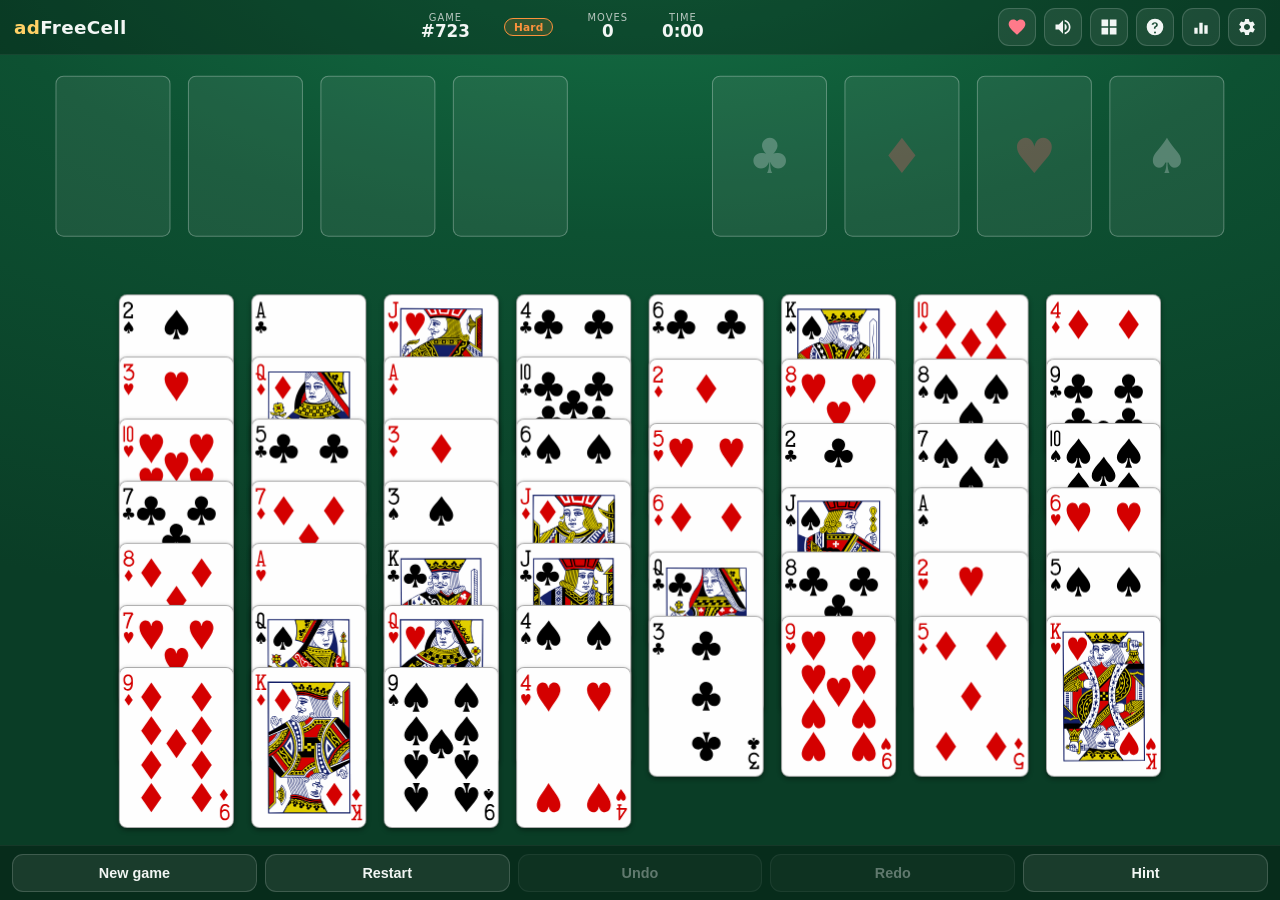
<file: index.html>
<!DOCTYPE html>
<html lang="de">
<head>
  <meta charset="UTF-8" />
  <meta name="viewport" content="width=device-width, initial-scale=1.0, maximum-scale=1.0, user-scalable=no, viewport-fit=cover" />
  <meta name="theme-color" content="#0f5132" />
  <!-- Launch full-screen (no Safari address bar) when added to the Home Screen -->
  <meta name="mobile-web-app-capable" content="yes" />
  <meta name="apple-mobile-web-app-capable" content="yes" />
  <meta name="apple-mobile-web-app-status-bar-style" content="black-translucent" />
  <meta name="apple-mobile-web-app-title" content="adFreeCell" />
  <meta name="description" content="adFreeCell – klassisches FreeCell-Solitär ohne Werbung, ohne Tracker. Offline spielbar und als App installierbar." />
  <title>adFreeCell</title>
  <link rel="manifest" href="manifest.webmanifest" />
  <link rel="icon" href="icons/icon.svg" type="image/svg+xml" />
  <link rel="apple-touch-icon" href="icons/icon-192.png" />
  <link rel="stylesheet" href="css/style.css" />
</head>
<body>
  <div id="app" data-theme="felt">
    <!-- apply the saved theme/motion synchronously, before first paint, so the
         default green never flashes before the chosen theme takes over -->
    <script>
      (function () {
        try {
          var s = JSON.parse(localStorage.getItem('adfreecell.save.v1') || '{}');
          var app = document.getElementById('app');
          if (s.theme) app.dataset.theme = s.theme;
          if (s.motion) app.dataset.motion = s.motion;
        } catch (e) { /* first run / no storage */ }
      })();
    </script>

    <!-- Screen-reader announcements (moves, hints, game state) -->
    <div id="sr-live" class="sr-only" aria-live="polite" aria-atomic="true"></div>

    <!-- Top bar -->
    <header id="topbar">
      <h1 id="brand"><span class="brand-ad">ad</span>FreeCell</h1>

      <div id="hud">
        <div class="hud-item">
          <span class="hud-label" data-i18n="gameLabel">Spiel</span>
          <span id="hud-game" class="hud-value">#1</span>
        </div>
        <span id="hud-diff" class="diff-badge hidden"></span>
        <div class="hud-item">
          <span class="hud-label" data-i18n="movesLabel">Züge</span>
          <span id="hud-moves" class="hud-value">0</span>
        </div>
        <div class="hud-item" id="hud-time-wrap">
          <span class="hud-label" data-i18n="timeLabel">Zeit</span>
          <span id="hud-time" class="hud-value">0:00</span>
        </div>
        <span id="hud-deadend" class="deadend-tag hidden" data-i18n="deadEndShort" title="">⚠ Sackgasse</span>
      </div>

      <div class="top-right">
        <button id="btn-donate" class="icon-btn donate-btn" data-i18n-aria="donate" title="Trinkgeld">
          <svg viewBox="0 0 24 24"><path d="M12 21.35l-1.45-1.32C5.4 15.36 2 12.28 2 8.5 2 5.42 4.42 3 7.5 3c1.74 0 3.41.81 4.5 2.09C13.09 3.81 14.76 3 16.5 3 19.58 3 22 5.42 22 8.5c0 3.78-3.4 6.86-8.55 11.54L12 21.35z"/></svg>
        </button>
        <button id="btn-sound" class="icon-btn" data-i18n-aria="sound" title="Sound" aria-pressed="true">
          <svg class="i-on" viewBox="0 0 24 24"><path d="M3 9v6h4l5 5V4L7 9H3zm13.5 3c0-1.77-1.02-3.29-2.5-4.03v8.05c1.48-.73 2.5-2.25 2.5-4.02zM14 3.23v2.06c2.89.86 5 3.54 5 6.71s-2.11 5.85-5 6.71v2.06c4.01-.91 7-4.49 7-8.77s-2.99-7.86-7-8.77z"/></svg>
          <svg class="i-off" viewBox="0 0 24 24"><path d="M16.5 12c0-1.77-1.02-3.29-2.5-4.03v2.21l2.45 2.45c.03-.2.05-.41.05-.63zm2.5 0c0 .94-.2 1.82-.54 2.64l1.51 1.51C20.63 14.91 21 13.5 21 12c0-4.28-2.99-7.86-7-8.77v2.06c2.89.86 5 3.54 5 6.71zM4.27 3L3 4.27 7.73 9H3v6h4l5 5v-6.73l4.25 4.25c-.67.52-1.42.93-2.25 1.18v2.06c1.38-.31 2.63-.95 3.69-1.81L19.73 21 21 19.73l-9-9L4.27 3zM12 4L9.91 6.09 12 8.18V4z"/></svg>
        </button>
        <button id="btn-browse" class="icon-btn" data-i18n-aria="browseTitle" title="Deals">
          <svg viewBox="0 0 24 24"><path d="M3 3h8v8H3V3zm10 0h8v8h-8V3zM3 13h8v8H3v-8zm10 0h8v8h-8v-8z"/></svg>
        </button>
        <button id="btn-help" class="icon-btn" data-i18n-aria="howToTitle" title="?">
          <svg viewBox="0 0 24 24"><path d="M12 2a10 10 0 1 0 0 20 10 10 0 0 0 0-20zm0 15.5a1.2 1.2 0 1 1 0 2.4 1.2 1.2 0 0 1 0-2.4zM12 6.2c1.9 0 3.4 1.3 3.4 3.1 0 1.4-.8 2.1-1.8 2.8-.7.5-1 .8-1 1.5v.4h-1.9v-.6c0-1.3.6-2 1.5-2.6.8-.6 1.2-.9 1.2-1.6 0-.8-.7-1.3-1.5-1.3-.9 0-1.5.6-1.6 1.5H8c.1-1.9 1.7-3.2 4-3.2z"/></svg>
        </button>
        <button id="btn-stats" class="icon-btn" data-i18n-aria="statsTitle" title="Stats">
          <svg viewBox="0 0 24 24"><path d="M4 13h4v7H4zm6-6h4v13h-4zm6 3h4v10h-4z"/></svg>
        </button>
        <button id="btn-settings" class="icon-btn" data-i18n-aria="settings" title="Settings">
          <svg viewBox="0 0 24 24"><path d="M19.14 12.94c.04-.3.06-.61.06-.94 0-.32-.02-.64-.07-.94l2.03-1.58a.49.49 0 0 0 .12-.61l-1.92-3.32a.49.49 0 0 0-.59-.22l-2.39.96c-.5-.38-1.03-.7-1.62-.94l-.36-2.54a.48.48 0 0 0-.48-.41h-3.84c-.24 0-.43.17-.47.41l-.36 2.54c-.59.24-1.13.57-1.62.94l-2.39-.96c-.22-.08-.47 0-.59.22L2.74 8.87c-.12.21-.08.47.12.61l2.03 1.58c-.05.3-.09.63-.09.94s.02.64.07.94l-2.03 1.58a.49.49 0 0 0-.12.61l1.92 3.32c.12.22.37.29.59.22l2.39-.96c.5.38 1.03.7 1.62.94l.36 2.54c.05.24.24.41.48.41h3.84c.24 0 .44-.17.47-.41l.36-2.54c.59-.24 1.13-.56 1.62-.94l2.39.96c.22.08.47 0 .59-.22l1.92-3.32c.12-.22.07-.47-.12-.61l-2.01-1.58zM12 15.6c-1.98 0-3.6-1.62-3.6-3.6s1.62-3.6 3.6-3.6 3.6 1.62 3.6 3.6-1.62 3.6-3.6 3.6z"/></svg>
        </button>
      </div>
    </header>

    <!-- Play area: free cells + foundations on top, tableau below. Cards are
         positioned absolutely on top of these slots by game.js. -->
    <main id="play" role="group" data-i18n-aria="srBoard" aria-label="Board">
      <div id="cards"></div>
    </main>

    <!-- Bottom controls -->
    <footer id="controls">
      <button id="btn-new" class="ctl" data-i18n="newGame">Neues Spiel</button>
      <button id="btn-restart" class="ctl" data-i18n="restart">Neu starten</button>
      <button id="btn-undo" class="ctl" data-i18n="undo">Zurück</button>
      <button id="btn-redo" class="ctl" data-i18n="redo">Vor</button>
      <button id="btn-hint" class="ctl" data-i18n="hint">Tipp</button>
      <button id="btn-autofinish" class="ctl ctl-accent hidden" data-i18n="autoFinish">Auflösen</button>
    </footer>

    <!-- Win overlay -->
    <div id="overlay-win" class="overlay" role="dialog" aria-modal="true" data-i18n-aria="wonTitle" aria-label="wonTitle">
      <div class="card-panel win-card">
        <div class="win-emoji" aria-hidden="true">🏆</div>
        <h2 data-i18n="wonTitle">Gewonnen!</h2>
        <p id="win-msg" class="win-msg"></p>
        <p id="win-progress" class="muted-line"></p>
        <div class="row">
          <button id="btn-win-again" class="btn btn-ghost" data-i18n="playAgain">Nochmal</button>
          <button id="btn-win-next" class="btn btn-primary" data-i18n="nextGame">Nächstes Spiel</button>
        </div>
      </div>
    </div>

    <!-- New-game / choose-number overlay -->
    <div id="overlay-select" class="overlay" role="dialog" aria-modal="true" data-i18n-aria="selectGameTitle" aria-label="selectGameTitle">
      <div class="card-panel">
        <h2 data-i18n="selectGameTitle">Spiel wählen</h2>
        <p id="select-progress" class="muted-line"></p>
        <div class="select-row">
          <input id="select-number" type="number" inputmode="numeric" min="1" max="32000" step="1"
                 data-i18n-ph="gameNumberPh" placeholder="Nummer" />
          <button id="btn-select-random" class="btn btn-ghost" data-i18n="randomGame">Zufällig</button>
        </div>
        <p id="select-status" class="select-status"></p>
        <div id="select-diff" class="diff-choices hidden">
          <span class="diff-label" data-i18n="byDifficulty">Nach Schwierigkeit</span>
          <div class="diff-btns">
            <button class="diff-btn" data-tier="1" data-i18n="diff1">Sehr leicht</button>
            <button class="diff-btn" data-tier="2" data-i18n="diff2">Leicht</button>
            <button class="diff-btn" data-tier="3" data-i18n="diff3">Mittel</button>
            <button class="diff-btn" data-tier="4" data-i18n="diff4">Schwer</button>
            <button class="diff-btn" data-tier="5" data-i18n="diff5">Sehr schwer</button>
            <button class="diff-btn" data-tier="6" data-i18n="diff6">Extrem</button>
          </div>
        </div>
        <button id="btn-select-unsolved" class="btn btn-ghost" data-i18n="nextUnsolved">Nächstes ungelöstes</button>
        <div class="row">
          <button id="btn-select-cancel" class="btn btn-ghost" data-i18n="cancel">Abbrechen</button>
          <button id="btn-select-start" class="btn btn-primary" data-i18n="start">Starten</button>
        </div>
      </div>
    </div>

    <!-- How-to overlay -->
    <div id="overlay-howto" class="overlay" role="dialog" aria-modal="true" data-i18n-aria="howToTitle" aria-label="howToTitle">
      <div class="card-panel">
        <h2 data-i18n="howToTitle">So wird gespielt</h2>
        <ul class="howto-list">
          <li data-i18n="howto1"></li>
          <li data-i18n="howto2"></li>
          <li data-i18n="howto3"></li>
          <li data-i18n="howto4"></li>
          <li data-i18n="howto5"></li>
          <li data-i18n="howto6"></li>
        </ul>
        <button id="btn-howto-close" class="btn btn-primary" data-i18n="gotIt">Los geht’s</button>
      </div>
    </div>

    <!-- Stats overlay -->
    <div id="overlay-stats" class="overlay" role="dialog" aria-modal="true" data-i18n-aria="statsTitle" aria-label="statsTitle">
      <div class="card-panel">
        <h2 data-i18n="statsTitle">Statistik</h2>
        <p id="stats-progress" class="muted-line"></p>
        <div class="stats-grid" id="stats-grid"></div>
        <div id="stats-tiers" class="stats-tiers"></div>
        <div class="row">
          <button id="btn-stats-reset" class="btn btn-ghost danger" data-i18n="resetStats">Statistik zurücksetzen</button>
          <button id="btn-stats-close" class="btn btn-primary" data-i18n="close">Schließen</button>
        </div>
      </div>
    </div>

    <!-- Deal browser overlay -->
    <div id="overlay-browse" class="overlay" role="dialog" aria-modal="true" data-i18n-aria="browseTitle" aria-label="browseTitle">
      <div class="card-panel browse-panel">
        <h2 data-i18n="browseTitle">Deal-Übersicht</h2>
        <p id="browse-progress" class="muted-line"></p>
        <div class="browse-filters" id="browse-filters">
          <button class="filt active" data-filt="all" data-i18n="filterAll">Alle</button>
          <button class="filt" data-filt="1" data-i18n="diff1">Sehr leicht</button>
          <button class="filt" data-filt="2" data-i18n="diff2">Leicht</button>
          <button class="filt" data-filt="3" data-i18n="diff3">Mittel</button>
          <button class="filt" data-filt="4" data-i18n="diff4">Schwer</button>
          <button class="filt" data-filt="5" data-i18n="diff5">Sehr schwer</button>
          <button class="filt" data-filt="6" data-i18n="diff6">Extrem</button>
          <button class="filt" data-filt="9" data-i18n="filterUnsolvable">Unlösbar</button>
        </div>
        <div class="browse-filters" id="browse-solvedfilters">
          <button class="filt small active" data-solved="all" data-i18n="filterAny">Alle</button>
          <button class="filt small" data-solved="open" data-i18n="filterOpen">Offen</button>
          <button class="filt small" data-solved="done" data-i18n="filterDone">Gelöst</button>
        </div>
        <div id="browse-grid" class="browse-grid"></div>
        <div class="browse-pager">
          <button id="browse-prev" class="btn btn-ghost btn-sm">‹</button>
          <span id="browse-page" class="browse-page"></span>
          <button id="browse-next" class="btn btn-ghost btn-sm">›</button>
        </div>
        <button id="btn-browse-close" class="btn btn-primary" data-i18n="close">Schließen</button>
      </div>
    </div>

    <!-- Settings overlay -->
    <div id="overlay-settings" class="overlay" role="dialog" aria-modal="true" data-i18n-aria="settings" aria-label="settings">
      <div class="card-panel">
        <h2 data-i18n="settings">Einstellungen</h2>
        <div class="set-list">
          <div class="set-row">
            <span class="set-label" data-i18n="language">Sprache</span>
            <select id="set-lang" class="select" aria-label="Language"></select>
          </div>
          <div class="set-row">
            <span class="set-label" data-i18n="theme">Design</span>
            <div class="seg seg-wrap" id="set-theme">
              <button data-val="felt" data-i18n="themeFelt">Filz</button>
              <button data-val="midnight" data-i18n="themeMidnight">Mitternacht</button>
              <button data-val="slate" data-i18n="themeSlate">Schiefer</button>
              <button data-val="coffee" data-i18n="themeCoffee">Kaffee</button>
              <button data-val="ocean" data-i18n="themeOcean">Ozean</button>
              <button data-val="rose" data-i18n="themeRose">Rosé</button>
            </div>
          </div>
          <div class="set-row">
            <span class="set-label">
              <span data-i18n="leftyLabel">Linkshänder-Layout</span>
              <small class="set-hint" data-i18n="leftyHint">Freizellen rechts, Ablagen links</small>
            </span>
            <div class="seg" id="set-lefty"><button data-val="1" data-i18n="on">An</button><button data-val="0" data-i18n="off">Aus</button></div>
          </div>
          <div class="set-row">
            <span class="set-label" data-i18n="motionLabel">Animationen</span>
            <div class="seg" id="set-motion">
              <button data-val="auto" data-i18n="motionAuto">Auto</button>
              <button data-val="full" data-i18n="motionFull">Voll</button>
              <button data-val="reduced" data-i18n="motionReduced">Reduziert</button>
            </div>
          </div>
          <div class="set-row">
            <span class="set-label">
              <span data-i18n="deadEndLabel">Sackgassen-Warnung</span>
              <small class="set-hint" data-i18n="deadEndHint">Meldet, wenn kein Gewinn mehr möglich ist</small>
            </span>
            <div class="seg" id="set-deadend"><button data-val="1" data-i18n="on">An</button><button data-val="0" data-i18n="off">Aus</button></div>
          </div>
          <div class="set-row">
            <span class="set-label">
              <span data-i18n="autoCollect">Auto-Aufräumen</span>
              <small class="set-hint" data-i18n="autoCollectHint">Sichere Karten automatisch ablegen</small>
            </span>
            <div class="seg" id="set-autocollect"><button data-val="1" data-i18n="on">An</button><button data-val="0" data-i18n="off">Aus</button></div>
          </div>
          <div class="set-row">
            <span class="set-label">
              <span data-i18n="oneClick">Einklick-Zug</span>
              <small class="set-hint" data-i18n="oneClickHint">Tippen schickt die Karte automatisch ans beste Ziel</small>
            </span>
            <div class="seg" id="set-oneclick"><button data-val="1" data-i18n="on">An</button><button data-val="0" data-i18n="off">Aus</button></div>
          </div>
          <div class="set-row">
            <span class="set-label" data-i18n="sound">Sound</span>
            <div class="seg" id="set-sound"><button data-val="1" data-i18n="on">An</button><button data-val="0" data-i18n="off">Aus</button></div>
          </div>
          <div class="set-row">
            <span class="set-label" data-i18n="showTimer">Zeit anzeigen</span>
            <div class="seg" id="set-timer"><button data-val="1" data-i18n="on">An</button><button data-val="0" data-i18n="off">Aus</button></div>
          </div>
          <div class="set-row set-actions">
            <button id="btn-solution" class="btn btn-ghost" data-i18n="showSolution">Lösung zeigen</button>
            <button id="btn-install" class="btn btn-ghost hidden" data-i18n="installApp">App installieren</button>
            <button id="btn-share" class="btn btn-ghost" data-i18n="shareApp">Weiterempfehlen</button>
          </div>
        </div>
        <p class="license-note" data-i18n="cardsLicense"></p>
        <p class="license-note made-with" data-i18n="madeWith">Erstellt mit Claude AI</p>
        <button id="btn-settings-close" class="btn btn-primary" data-i18n="close">Schließen</button>
      </div>
    </div>

    <!-- Tip / donation overlay -->
    <div id="overlay-tip" class="overlay" role="dialog" aria-modal="true" data-i18n-aria="tipTitle" aria-label="tipTitle">
      <div class="card-panel">
        <div class="win-emoji" aria-hidden="true">☕</div>
        <h2 data-i18n="tipTitle">Gefällt dir adFreeCell?</h2>
        <p class="win-msg" data-i18n="tipText">Wenn dir das Spiel gefällt, freue ich mich über ein kleines Trinkgeld.</p>
        <p class="license-note" data-i18n="tipExternal">Öffnet PayPal in einem neuen Tab.</p>
        <div class="row">
          <button id="btn-tip-later" class="btn btn-ghost" data-i18n="tipLater">Vielleicht später</button>
          <button id="btn-tip-send" class="btn btn-primary" data-i18n="tipSend">Trinkgeld senden</button>
        </div>
        <!-- Play-Store rating ask: only shown in the Android app (game.js unhides it) -->
        <div id="tip-rate" class="tip-rate hidden">
          <p class="license-note" data-i18n="rateHint">adFreeCell ist komplett kostenlos und werbefrei. Eine Bewertung im Play Store hilft anderen, das Spiel zu finden.</p>
          <button id="btn-rate" class="btn btn-ghost" data-i18n="rateBtn">Im Play Store bewerten</button>
        </div>
      </div>
    </div>

    <!-- generic in-game confirm (window.confirm is dead in the Android WebView) -->
    <div id="overlay-confirm" class="overlay" role="dialog" aria-modal="true" data-i18n-aria="restartConfirm" aria-label="restartConfirm">
      <div class="card-panel">
        <h2 id="confirm-msg" data-i18n="restartConfirm">Dieses Spiel neu starten?</h2>
        <div class="row">
          <button id="btn-confirm-cancel" class="btn btn-ghost" data-i18n="cancel">Abbrechen</button>
          <button id="btn-confirm-ok" class="btn btn-primary" data-i18n="restart">Neu starten</button>
        </div>
      </div>
    </div>

    <div id="toast" class="toast"></div>
    <canvas id="fx-canvas" class="fx-canvas"></canvas>

    <!-- Shown on touch devices held in portrait: adFreeCell is a landscape game -->
    <div id="rotate-notice">
      <div class="rotate-inner">
        <svg class="rotate-ico" viewBox="0 0 24 24" aria-hidden="true"><path d="M17 1.5H7A2.5 2.5 0 0 0 4.5 4v16A2.5 2.5 0 0 0 7 22.5h10a2.5 2.5 0 0 0 2.5-2.5V4A2.5 2.5 0 0 0 17 1.5zM12 21a1 1 0 1 1 0-2 1 1 0 0 1 0 2zM17.5 18h-11V4h11z"/></svg>
        <h2 data-i18n="rotateTitle">Bitte Gerät drehen</h2>
        <p data-i18n="rotateText">adFreeCell wird im Querformat gespielt.</p>
      </div>
    </div>
  </div>

  <script src="js/cards-sprite.js"></script>
  <script src="js/deal.js"></script>
  <script src="js/engine.js"></script>
  <script src="js/storage.js"></script>
  <script src="js/i18n.js"></script>
  <script src="js/audio.js"></script>
  <script src="js/difficulty.js"></script>
  <script src="js/game.js"></script>
  <script>
    if ('serviceWorker' in navigator) {
      window.addEventListener('load', function () {
        navigator.serviceWorker.register('sw.js').catch(function () {});
      });
    }
  </script>
</body>
</html>
</file>
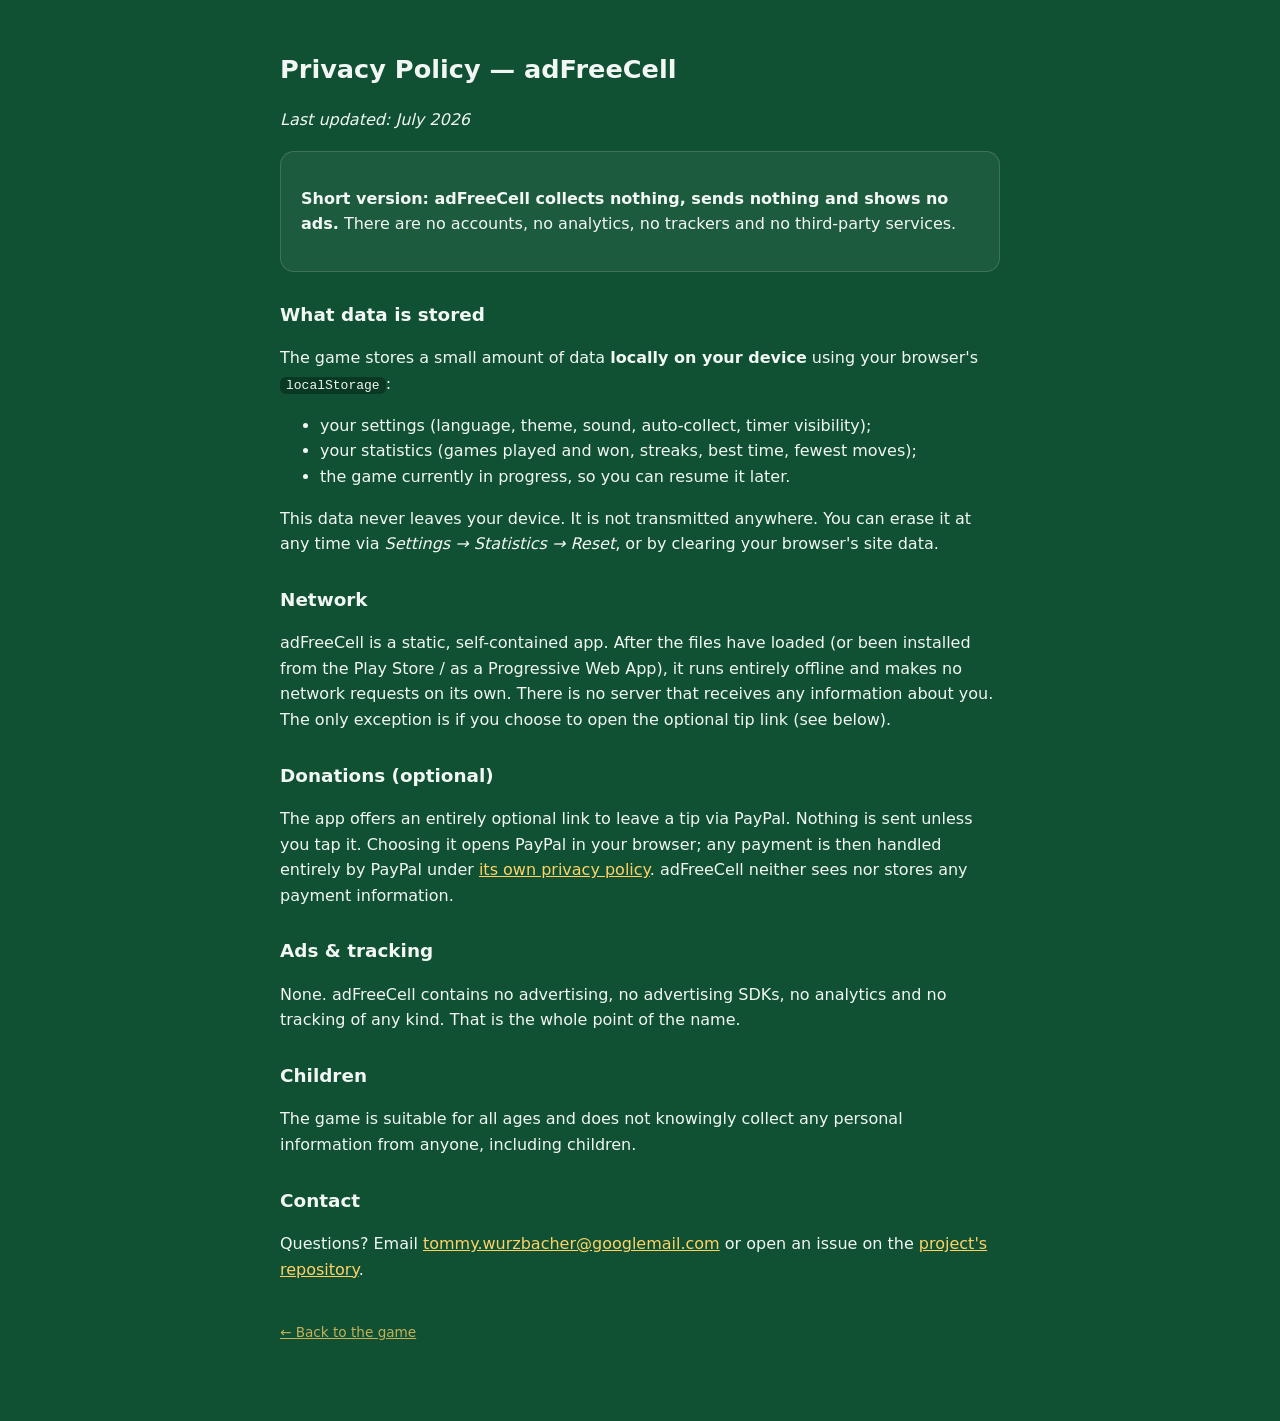
<file: privacy.html>
<!DOCTYPE html>
<html lang="en">
<head>
  <meta charset="UTF-8" />
  <meta name="viewport" content="width=device-width, initial-scale=1.0" />
  <title>adFreeCell — Privacy Policy</title>
  <style>
    :root { color-scheme: light dark; }
    body {
      font-family: "Segoe UI", system-ui, -apple-system, Roboto, Arial, sans-serif;
      line-height: 1.6; max-width: 720px; margin: 0 auto; padding: 32px 20px 64px;
      background: #0f5132; color: #f2f6f4;
    }
    h1 { font-size: 1.6rem; }
    h2 { font-size: 1.15rem; margin-top: 28px; }
    a { color: #ffd166; }
    .card { background: rgba(255,255,255,0.06); border: 1px solid rgba(255,255,255,0.14);
            border-radius: 14px; padding: 18px 20px; margin-top: 18px; }
    code { background: rgba(0,0,0,0.3); padding: 1px 6px; border-radius: 6px; }
    footer { margin-top: 40px; font-size: 0.85rem; opacity: 0.75; }
  </style>
</head>
<body>
  <h1>Privacy Policy — adFreeCell</h1>
  <p><em>Last updated: July 2026</em></p>

  <div class="card">
    <p><strong>Short version: adFreeCell collects nothing, sends nothing and
    shows no ads.</strong> There are no accounts, no analytics, no trackers and
    no third-party services.</p>
  </div>

  <h2>What data is stored</h2>
  <p>The game stores a small amount of data <strong>locally on your device</strong>
  using your browser's <code>localStorage</code>:</p>
  <ul>
    <li>your settings (language, theme, sound, auto-collect, timer visibility);</li>
    <li>your statistics (games played and won, streaks, best time, fewest moves);</li>
    <li>the game currently in progress, so you can resume it later.</li>
  </ul>
  <p>This data never leaves your device. It is not transmitted anywhere. You can
  erase it at any time via <em>Settings → Statistics → Reset</em>, or by clearing
  your browser's site data.</p>

  <h2>Network</h2>
  <p>adFreeCell is a static, self-contained app. After the files have loaded
  (or been installed from the Play Store / as a Progressive Web App), it runs
  entirely offline and makes no network requests on its own. There is no server
  that receives any information about you. The only exception is if you choose to
  open the optional tip link (see below).</p>

  <h2>Donations (optional)</h2>
  <p>The app offers an entirely optional link to leave a tip via PayPal. Nothing
  is sent unless you tap it. Choosing it opens PayPal in your browser; any
  payment is then handled entirely by PayPal under
  <a href="https://www.paypal.com/privacy">its own privacy policy</a>. adFreeCell
  neither sees nor stores any payment information.</p>

  <h2>Ads &amp; tracking</h2>
  <p>None. adFreeCell contains no advertising, no advertising SDKs, no analytics
  and no tracking of any kind. That is the whole point of the name.</p>

  <h2>Children</h2>
  <p>The game is suitable for all ages and does not knowingly collect any
  personal information from anyone, including children.</p>

  <h2>Contact</h2>
  <p>Questions? Email <a href="mailto:tommy.wurzbacher@googlemail.com">tommy.wurzbacher@googlemail.com</a>
  or open an issue on the
  <a href="https://github.com/laserrapt0r/adFreeCell">project's repository</a>.</p>

  <footer>
    <p><a href="index.html">← Back to the game</a></p>
  </footer>
</body>
</html>
</file>
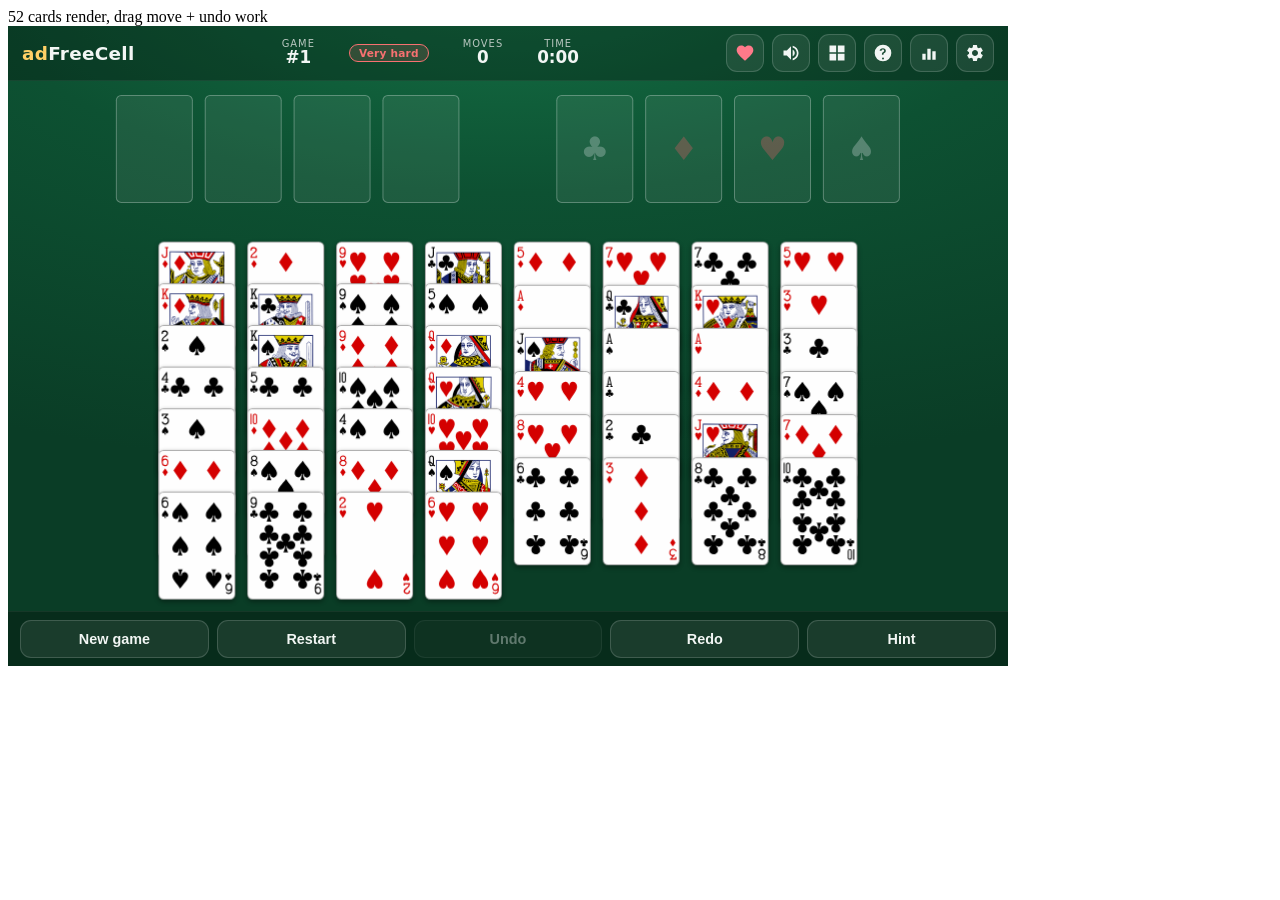
<file: tools/uitest.html>
<!DOCTYPE html>
<html><head><meta charset="utf-8"><title>UITEST-RUNNING</title></head>
<body>
<!-- Headless UI smoke test (run in CI). Loads the game, checks it renders and
     that a real drag move + undo work, then sets the document title to
     UITEST-PASS / UITEST-FAIL for the CI job to read. -->
<div id="log"></div>
<iframe id="f" src="../index.html?game=1" style="width:1000px;height:640px;border:0"></iframe>
<script>
  var log = function (m) { document.getElementById('log').textContent += m + '\n'; };
  var done = function (pass, m) { document.title = (pass ? 'UITEST-PASS' : 'UITEST-FAIL') + ': ' + m; log(m); };
  var sleep = function (ms) { return new Promise(function (r) { setTimeout(r, ms); }); };

  (async function () {
    var f = document.getElementById('f');
    await new Promise(function (r) { f.addEventListener('load', function () { setTimeout(r, 700); }); });
    var W = f.contentWindow, doc = f.contentDocument;
    try {
      if (!W.FreeCellEngine || !W.FreeCellDeal) return done(false, 'engine/deal not loaded');
      var n = doc.querySelectorAll('.card').length;
      if (n !== 52) return done(false, 'expected 52 cards, got ' + n);
      // deterministic geometry, isolate the move under test
      doc.head.appendChild(Object.assign(doc.createElement('style'), { textContent: '.card{transition:none!important}' }));
      W.Storage.setAutoCollect(false);

      var PE = W.PointerEvent;
      var ctr = function (el) { var b = el.getBoundingClientRect(); return { x: b.left + b.width / 2, y: b.top + b.height / 2 }; };
      var fire = function (t, el, x, y) { el.dispatchEvent(new PE(t, { bubbles: true, cancelable: true, clientX: x, clientY: y, pointerId: 1, pointerType: 'mouse', isPrimary: true })); };

      // drag the accessible card of column 1 (6 of spades, uid 45) to free cell 0
      var card = doc.querySelector('.card[data-uid="45"]');
      var free0 = doc.querySelectorAll('.slot.free')[0];
      var a = ctr(card), b = ctr(free0);
      fire('pointerdown', card, a.x, a.y);
      fire('pointermove', doc, (a.x + b.x) / 2, (a.y + b.y) / 2);
      fire('pointermove', doc, b.x, b.y);
      fire('pointerup', doc, b.x, b.y);
      await sleep(60);
      var moves = doc.getElementById('hud-moves').textContent;
      if (moves !== '1') return done(false, 'drag move did not register (moves=' + moves + ')');

      doc.getElementById('btn-undo').click();
      await sleep(60);
      var after = doc.getElementById('hud-moves').textContent;
      if (after !== '0') return done(false, 'undo did not restore (moves=' + after + ')');

      done(true, '52 cards render, drag move + undo work');
    } catch (e) { done(false, 'exception: ' + (e && e.message || e)); }
  })();
</script>
</body></html>
</file>
<file: css/style.css>
/* adFreeCell - styles. Card geometry (--cw / --ch) is set by game.js; the
   layout is fluid and works from phones to widescreen. */

:root {
  --radius: 14px;
  --shadow: 0 10px 30px rgba(0, 0, 0, 0.35);
  font-size: 16px;
}

* { box-sizing: border-box; margin: 0; padding: 0; -webkit-tap-highlight-color: transparent; }

html, body {
  height: 100%;
  font-family: "Segoe UI", system-ui, -apple-system, Roboto, "Helvetica Neue", Arial, sans-serif;
  -webkit-font-smoothing: antialiased;
  overflow: hidden;
  user-select: none;
  -webkit-user-select: none;
  touch-action: manipulation;
  overscroll-behavior: none;
}

/* ---------------- themes ---------------- */
#app {
  --text: #f2f6f4;
  --muted: #b9c7c0;
  --accent: #ffd166;
  --accent-2: #37c978;
  --danger: #ff6b6b;
  --red-suit: #d40000;         /* ink for the red suits (hearts/diamonds), via currentColor */
  --bar: rgba(0, 0, 0, 0.28);
  --panel: #1c2733;
  --panel-2: #26333f;
  --line: rgba(255, 255, 255, 0.16);
  --slot-bg: rgba(255, 255, 255, 0.07);
  --slot-line: rgba(255, 255, 255, 0.28);
  --felt-a: #157347; --felt-b: #0d5132; --felt-c: #0a3d26;

  position: relative;
  height: 100%;
  height: 100dvh;               /* modern browsers */
  height: var(--appvh, 100dvh); /* JS pins the real visible height here (iOS dvh is unreliable in landscape) */
  display: flex;
  flex-direction: column;
  color: var(--text);
  background:
    radial-gradient(120% 80% at 50% -10%, var(--felt-a) 0%, var(--felt-b) 45%, var(--felt-c) 100%);
  /* No safe-area padding at the BOTTOM here: it changes with iOS Safari's address
     bar (20px shown / 0 hidden) and would push the whole board up, exposing a felt
     strip under the control bar. The bottom safe-area lives on #controls instead,
     so the bar reaches the screen edge and only its text clears the home bar. */
  padding: env(safe-area-inset-top) env(safe-area-inset-right) 0 env(safe-area-inset-left);
}
#app[data-theme="midnight"] {
  --accent: #7cc7ff; --accent-2: #7cffd0;
  --felt-a: #24324f; --felt-b: #151e33; --felt-c: #0c1220;
}
#app[data-theme="slate"] {
  --accent: #ffd166; --accent-2: #8bd3a0;
  --felt-a: #4a5560; --felt-b: #333c46; --felt-c: #232a32;
}
#app[data-theme="coffee"] {
  --accent: #ffce9e; --accent-2: #e6b980;
  --felt-a: #6b4a34; --felt-b: #472f20; --felt-c: #2c1c12;
}
#app[data-theme="ocean"] {
  --accent: #8fe3ff; --accent-2: #63dcc0;
  --felt-a: #12667a; --felt-b: #0b4351; --felt-c: #072d37;
}
#app[data-theme="rose"] {
  --accent: #ffc0d2; --accent-2: #f0a3bb;
  --felt-a: #7a2f48; --felt-b: #531e30; --felt-c: #35131f;
}
/* visually hidden, still read by screen readers */
.sr-only {
  position: absolute; width: 1px; height: 1px; padding: 0; margin: -1px;
  overflow: hidden; clip: rect(0 0 0 0); clip-path: inset(50%); white-space: nowrap; border: 0;
}

/* ---------------- top bar ---------------- */
#topbar {
  flex: 0 0 auto;
  display: flex;
  align-items: center;
  gap: 12px;
  padding: 8px 14px;
  background: var(--bar);
  border-bottom: 1px solid rgba(255, 255, 255, 0.06);
}
#brand {
  font-size: 1.15rem;
  font-weight: 800;
  letter-spacing: 0.3px;
  white-space: nowrap;
}
.brand-ad { color: var(--accent); }

#hud {
  flex: 1;
  display: flex;
  justify-content: center;
  gap: clamp(10px, 4vw, 34px);
}
.hud-item { display: flex; flex-direction: column; align-items: center; line-height: 1.05; }
.hud-label { font-size: 0.62rem; text-transform: uppercase; letter-spacing: 1px; color: var(--muted); }
.hud-value { font-size: 1.05rem; font-weight: 800; font-variant-numeric: tabular-nums; }
/* per-deal difficulty badge (green = easy … purple = brutal) */
.diff-badge {
  align-self: center; padding: 2px 9px; border-radius: 999px;
  font-size: 0.66rem; font-weight: 800; letter-spacing: .02em; white-space: nowrap;
  border: 1px solid currentColor;
}
.diff-badge[data-tier="1"] { color: #4ade80; background: rgba(74, 222, 128, .13); }
.diff-badge[data-tier="2"] { color: #a3e635; background: rgba(163, 230, 53, .13); }
.diff-badge[data-tier="3"] { color: #ffd166; background: rgba(255, 209, 102, .13); }
.diff-badge[data-tier="4"] { color: #fb923c; background: rgba(251, 146, 60, .14); }
.diff-badge[data-tier="5"] { color: #f87171; background: rgba(248, 113, 113, .16); }
.diff-badge[data-tier="6"] { color: #c084fc; background: rgba(192, 132, 252, .16); }
.diff-badge[data-tier="9"] { color: #9ca3af; background: rgba(156, 163, 175, .13); }
.deadend-tag {
  align-self: center; color: #ff6b6b; font-size: 0.78rem; font-weight: 800;
  padding: 3px 10px; border-radius: 999px; border: 1px solid rgba(255, 107, 107, 0.5);
  background: rgba(255, 107, 107, 0.12); white-space: nowrap; animation: deadpulse 1.4s ease infinite;
}
@keyframes deadpulse { 0%, 100% { opacity: 0.9; } 50% { opacity: 0.45; } }

.top-right { display: flex; gap: 8px; }
.icon-btn {
  width: 38px; height: 38px;
  border-radius: 11px;
  border: 1px solid var(--line);
  background: rgba(255, 255, 255, 0.08);
  color: var(--text);
  display: grid; place-items: center;
  cursor: pointer;
  transition: background .12s ease, transform .12s ease;
}
.icon-btn:hover { background: rgba(255, 255, 255, 0.16); transform: translateY(-1px); }
.icon-btn:active { transform: scale(.94); }
.icon-btn svg { width: 20px; height: 20px; fill: currentColor; }
.donate-btn svg { fill: #ff7a8a; }
.donate-btn:hover svg { fill: #ff5c70; }
/* sound toggle: show the speaker or the muted-speaker, never both */
.icon-btn .i-off { display: none; }
.icon-btn.muted .i-on { display: none; }
.icon-btn.muted .i-off { display: block; }
.icon-btn.muted { opacity: .68; }

/* right-to-left languages (Arabic): flow the chrome RTL, but keep the card
   board itself left-to-right (its layout is computed, order matters) */
[dir="rtl"] #play { direction: ltr; }
[dir="rtl"] .set-hint { text-align: inherit; }

/* ---------------- play area ---------------- */
#play {
  flex: 1 1 auto;
  position: relative;
  min-height: 0;
  overflow: hidden;
  /* 'none', NOT 'manipulation': manipulation still allows panning, so Android
     (Chrome/WebView) claimed a card drag as a scroll gesture and fired
     pointercancel mid-drag — the card froze in mid-air. The board never scrolls,
     so giving the browser no gestures here is safe; it also kills iOS
     double-tap-to-zoom (which a body-level rule wouldn't). */
  touch-action: none;
}
#cards { position: absolute; inset: 0; touch-action: none; }
/* belt-and-suspenders: the tap can land on a card's inner <svg>/<path>, and iOS
   reads touch-action from the exact hit element — so cover every descendant too. */
#play * { touch-action: none; }

/* slots (free cells, foundations, empty-column markers) */
.slot {
  position: absolute;
  width: var(--cw);
  height: var(--ch);
  border-radius: calc(var(--cw) * 0.07);
  background: var(--slot-bg);
  border: 1.5px solid var(--slot-line);
  display: grid; place-items: center;
  transition: box-shadow .12s ease, background .12s ease;
  touch-action: none;   /* board gestures belong to the game (see #play) */
}
.slot .pip {
  font-size: calc(var(--cw) * 0.42);
  opacity: 0.28;
  line-height: 1;
}
.slot.suit-red .pip { color: #ff5b6a; }
.slot.suit-black .pip { color: #e9edf1; }
.slot.drop-ok { box-shadow: 0 0 0 3px var(--accent-2), 0 0 18px rgba(55, 201, 120, 0.5); background: rgba(55, 201, 120, 0.14); }
/* live drop target on an occupied pile: the ring sits on the TOP CARD (the
   slot underneath is invisible then) */
.card.drop-ok { box-shadow: 0 0 0 3px var(--accent-2), 0 0 18px rgba(55, 201, 120, 0.55); }

/* every legal destination for the picked-up card (subtler than drop-ok) */
.card.legal-target { box-shadow: 0 0 0 2px rgba(90, 220, 150, 0.9), 0 2px 6px rgba(0, 0, 0, 0.4); }
.slot.legal-target { box-shadow: inset 0 0 0 2px rgba(90, 220, 150, 0.75); background: rgba(90, 220, 150, 0.12); }

/* keyboard cursor (arrow keys + Enter) */
.card.kb-cursor { box-shadow: 0 0 0 3px #4aa3ff, 0 0 16px rgba(74, 163, 255, 0.65); }
.slot.kb-cursor { box-shadow: inset 0 0 0 3px #4aa3ff, 0 0 16px rgba(74, 163, 255, 0.5); }

/* cards */
.card {
  position: absolute;
  width: var(--cw);
  height: var(--ch);
  border-radius: calc(var(--cw) * 0.07);
  will-change: transform;
  transition: transform .19s cubic-bezier(.2, .7, .3, 1), box-shadow .12s ease;
  box-shadow: 0 2px 5px rgba(0, 0, 0, 0.4);
  cursor: pointer;
  background: #fdfdfd;
  /* the new deck has no baked-in border; add a hairline so fanned cards read */
  border: 1px solid rgba(0, 0, 0, 0.32);
  overflow: hidden;
  touch-action: none;   /* no browser gestures on a card (drag + no dbl-tap zoom) */
}
.card svg { display: block; width: 100%; height: 100%; }
.card.red-suit { color: var(--red-suit); }   /* drives the red ink via currentColor */
.card.dragging { transition: none; box-shadow: 0 14px 30px rgba(0, 0, 0, 0.5); cursor: grabbing; }
.card.selected { box-shadow: 0 0 0 3px var(--accent), 0 6px 16px rgba(0, 0, 0, 0.5); }
/* hint: source card pulses amber, destination gets a green ring (matches arrow) */
.card.hintful { animation: hintpulse 0.7s ease 3; z-index: 900 !important; }
@keyframes hintpulse {
  0%, 100% { box-shadow: 0 2px 5px rgba(0, 0, 0, 0.4); }
  50% { box-shadow: 0 0 0 4px var(--accent), 0 0 20px rgba(255, 209, 102, 0.8); }
}
.card.hint-target, .slot.hint-target {
  box-shadow: 0 0 0 4px var(--accent-2), 0 0 22px rgba(55, 201, 120, 0.7);
}
.slot.hint-target { background: rgba(55, 201, 120, 0.14); }
.card.no-anim { transition: none; }
.card.hint-fly { transition: transform 0.55s cubic-bezier(.35, .85, .35, 1); } /* slow hint glide */
.card.win-fly { transition: none !important; will-change: transform; box-shadow: 0 8px 22px rgba(0, 0, 0, 0.45); }

/* animation setting: full forces motion on; reduced turns card motion off */
#app[data-motion="full"] .card { transition: transform .19s cubic-bezier(.2, .7, .3, 1), box-shadow .12s ease !important; }
#app[data-motion="full"] .card.hint-fly { transition: transform 0.55s cubic-bezier(.35, .85, .35, 1) !important; }
#app[data-motion="full"] .card.win-fly { transition: none !important; }
#app[data-motion="reduced"] .card, #app[data-motion="reduced"] .card.hint-fly { transition: none !important; }

/* ---------------- bottom controls ---------------- */
#controls {
  flex: 0 0 auto;
  display: flex;
  gap: 8px;
  padding: 8px 12px;
  /* Keep the buttons close to the bottom edge. iOS reports safe-area-inset-bottom
     as ~20px only while the Safari address bar is shown, which made the buttons
     jump up and look detached from the edge; a small fixed padding is steadier. */
  padding-bottom: 8px;
  background: var(--bar);
  border-top: 1px solid rgba(255, 255, 255, 0.06);
  overflow: hidden;
}
.ctl {
  flex: 1 1 0;
  min-width: 0;                 /* allow shrinking so labels never overflow */
  padding: 10px 6px;
  border-radius: 11px;
  border: 1px solid var(--line);
  background: rgba(255, 255, 255, 0.08);
  color: var(--text);
  font-size: clamp(0.72rem, 1.9vw, 0.9rem);
  font-weight: 700;
  cursor: pointer;
  white-space: nowrap;
  overflow: hidden;
  text-overflow: ellipsis;      /* worst case: ellipsis, not overlap */
  transition: background .12s ease, transform .12s ease, opacity .12s;
}
.ctl:hover { background: rgba(255, 255, 255, 0.16); }
.ctl:active { transform: scale(.96); }
.ctl:disabled { opacity: 0.38; cursor: default; }
.ctl-accent { background: var(--accent-2); color: #06281a; border-color: transparent; }
.ctl-accent:hover { background: var(--accent-2); filter: brightness(1.08); }

/* ---------------- overlays & panels ---------------- */
.overlay {
  position: fixed;
  inset: 0;
  background: rgba(4, 10, 8, 0.62);
  backdrop-filter: blur(3px);
  display: none;
  align-items: center;
  justify-content: center;
  padding: 18px;
  z-index: 50;
}
.overlay.show { display: flex; animation: fadeIn .2s ease; }
@keyframes fadeIn { from { opacity: 0; } to { opacity: 1; } }

.card-panel {
  width: min(440px, 100%);
  max-height: calc(100% - 20px);
  overflow-y: auto;
  background: linear-gradient(180deg, var(--panel-2), var(--panel));
  border: 1px solid var(--line);
  border-radius: 18px;
  box-shadow: var(--shadow);
  padding: 22px;
  text-align: center;
}
.card-panel h2 { font-size: 1.3rem; margin-bottom: 14px; }
.row { display: flex; gap: 10px; justify-content: center; margin-top: 16px; flex-wrap: wrap; }

.btn {
  border: 1px solid var(--line);
  background: rgba(255, 255, 255, 0.08);
  color: var(--text);
  border-radius: 12px;
  padding: 11px 18px;
  font-size: 0.95rem;
  font-weight: 700;
  cursor: pointer;
  transition: background .12s ease, transform .12s ease;
}
.btn:hover { background: rgba(255, 255, 255, 0.16); transform: translateY(-1px); }
.btn:active { transform: scale(.97); }
.btn-primary { background: var(--accent-2); color: #06281a; border-color: transparent; }
.btn-primary:hover { filter: brightness(1.08); }
.btn-ghost { background: rgba(255, 255, 255, 0.06); }
.danger { color: var(--danger); }
.hidden { display: none !important; }

.win-emoji { font-size: 3rem; }
.win-msg { color: var(--muted); margin-top: 6px; }

.select-row { display: flex; gap: 10px; margin-top: 6px; }
#select-number {
  flex: 1;
  padding: 11px 14px;
  border-radius: 12px;
  border: 1px solid var(--line);
  background: rgba(0, 0, 0, 0.25);
  color: var(--text);
  font-size: 1rem;
}

.howto-list { text-align: left; margin: 6px 4px; line-height: 1.5; }
.howto-list li { margin: 9px 0 9px 18px; color: var(--text); }

.set-list { display: flex; flex-direction: column; gap: 4px; text-align: left; }
.set-row {
  display: flex; align-items: center; justify-content: space-between; gap: 12px;
  padding: 11px 4px;
  border-bottom: 1px solid rgba(255, 255, 255, 0.06);
}
.set-label { display: flex; flex-direction: column; font-weight: 600; }
.set-hint { font-weight: 400; font-size: 0.72rem; color: var(--muted); margin-top: 2px; }
.set-actions { justify-content: center; flex-wrap: wrap; border-bottom: none; }
.select {
  padding: 8px 12px; border-radius: 10px;
  border: 1px solid var(--line);
  background: var(--panel); color: var(--text);
  font-size: 0.9rem;
}
.seg {
  display: inline-flex; border: 1px solid var(--line); border-radius: 10px; overflow: hidden;
}
.seg button {
  border: none; background: transparent; color: var(--muted);
  padding: 8px 14px; font-weight: 700; cursor: pointer; font-size: 0.85rem;
}
.seg button.active { background: var(--accent-2); color: #06281a; }
.seg-wrap { flex-wrap: wrap; }
.seg-wrap button { flex: 1 0 auto; }

.stats-grid { display: grid; grid-template-columns: 1fr 1fr; gap: 10px; margin-top: 6px; }
.stat-box {
  background: rgba(255, 255, 255, 0.06);
  border: 1px solid var(--line);
  border-radius: 12px;
  padding: 12px;
}
.stat-num { font-size: 1.5rem; font-weight: 800; }
.stat-cap { font-size: 0.72rem; color: var(--muted); text-transform: uppercase; letter-spacing: 0.6px; }

.stats-tiers { display: flex; flex-direction: column; gap: 7px; margin-top: 14px; text-align: left; }
.stats-tier-row { display: flex; align-items: center; gap: 10px; font-size: 0.85rem; }
.stats-tier-name { width: 92px; font-weight: 700; font-size: 0.8rem; }
.stats-tier-bar { flex: 1; height: 8px; border-radius: 4px; background: rgba(255, 255, 255, 0.08); overflow: hidden; }
.stats-tier-fill { height: 100%; border-radius: 4px; }
.stats-tier-num { min-width: 92px; text-align: right; color: var(--muted); font-variant-numeric: tabular-nums; }

.license-note { font-size: 0.72rem; color: var(--muted); margin: 14px 0 4px; }
.made-with { margin-top: 2px; opacity: 0.75; }   /* deliberately subtle */
/* rating ask inside the tip overlay (Android app only): set apart from the tip row */
.tip-rate { margin-top: 14px; padding-top: 10px; border-top: 1px solid rgba(255, 255, 255, 0.12); }
.tip-rate .license-note { margin: 0 0 8px; }
.muted-line { font-size: 0.85rem; color: var(--muted); margin: 2px 0 10px; }
.select-status { font-size: 0.9rem; font-weight: 600; margin: 10px 0; min-height: 1.2em; }
.select-status.is-solved { color: var(--accent-2); }
.select-status.is-unsolvable { color: var(--danger); }
.diff-choices { margin: 4px 0 10px; }
.diff-label { display: block; font-size: 0.8rem; color: var(--muted); margin-bottom: 6px; }
.diff-btns { display: flex; gap: 8px; justify-content: center; flex-wrap: wrap; }
.diff-btn {
  border: 1.5px solid var(--line); background: rgba(255, 255, 255, 0.06); color: var(--text);
  border-radius: 10px; padding: 8px 12px; font-weight: 700; font-size: 0.85rem; cursor: pointer;
  transition: background .12s ease, transform .12s ease;
}
.diff-btn:hover { background: rgba(255, 255, 255, 0.14); transform: translateY(-1px); }
.diff-btn[data-tier="1"] { border-color: #4ade80; }
.diff-btn[data-tier="2"] { border-color: #a3e635; }
.diff-btn[data-tier="3"] { border-color: #ffd166; }
.diff-btn[data-tier="4"] { border-color: #fb923c; }
.diff-btn[data-tier="5"] { border-color: #f87171; }
.diff-btn[data-tier="6"] { border-color: #c084fc; }

/* deal browser */
.browse-panel { width: min(700px, 100%); }
.browse-filters { display: flex; flex-wrap: wrap; gap: 6px; justify-content: center; margin: 8px 0; }
.filt {
  border: 1.5px solid var(--line); background: rgba(255, 255, 255, 0.06); color: var(--muted);
  border-radius: 999px; padding: 5px 12px; font-size: 0.8rem; font-weight: 700; cursor: pointer;
  transition: background .12s ease, color .12s ease;
}
.filt.small { padding: 4px 10px; font-size: 0.72rem; }
.filt:hover { background: rgba(255, 255, 255, 0.12); }
.filt.active { background: var(--accent-2); color: #06281a; border-color: transparent; }
.browse-grid {
  display: grid;
  grid-template-columns: repeat(auto-fill, minmax(clamp(44px, 12vw, 58px), 1fr));
  gap: 6px; max-height: 44vh; overflow-y: auto; padding: 4px; margin-top: 4px;
}
.deal-cell {
  position: relative; aspect-ratio: 1.35;
  border: 1px solid var(--line); border-left-width: 4px; border-radius: 8px;
  display: grid; place-items: center;
  font-size: 0.72rem; font-weight: 700; font-variant-numeric: tabular-nums;
  cursor: pointer; color: var(--text);
  background: rgba(225, 60, 70, 0.16);   /* unsolved -> red */
}
.deal-cell:hover { background: rgba(225, 60, 70, 0.30); }
.deal-cell.solved { background: rgba(55, 201, 120, 0.22); }        /* solved -> green */
.deal-cell.solved:hover { background: rgba(55, 201, 120, 0.34); }
.deal-cell.solved::after { content: '✓'; position: absolute; top: 0; right: 3px; font-size: 0.62rem; color: var(--accent-2); }
.deal-cell.current { outline: 2px solid var(--accent); outline-offset: -1px; }
/* left stripe still encodes difficulty (6 tiers) */
.deal-cell.tier-1 { border-left-color: #4ade80; }
.deal-cell.tier-2 { border-left-color: #a3e635; }
.deal-cell.tier-3 { border-left-color: #ffd166; }
.deal-cell.tier-4 { border-left-color: #fb923c; }
.deal-cell.tier-5 { border-left-color: #f87171; }
.deal-cell.tier-6 { border-left-color: #c084fc; }
.deal-cell.tier-0 { border-left-color: var(--line); }
.deal-cell.tier-9 { border-left-color: var(--danger); background: rgba(255, 255, 255, 0.05); } /* #11982: unsolvable, neutral */
.deal-cell.tier-9:hover { background: rgba(255, 255, 255, 0.12); }
.browse-pager { display: flex; align-items: center; justify-content: center; gap: 16px; margin: 12px 0 8px; }
.browse-page { font-weight: 700; font-variant-numeric: tabular-nums; min-width: 120px; text-align: center; }

/* toast */
.toast {
  position: fixed;
  left: 50%; bottom: 84px;
  transform: translateX(-50%) translateY(20px);
  background: rgba(0, 0, 0, 0.85);
  color: #fff;
  padding: 10px 18px;
  border-radius: 999px;
  font-size: 0.9rem;
  font-weight: 600;
  opacity: 0;
  pointer-events: none;
  transition: opacity .2s, transform .2s;
  z-index: 60;
}
.toast.show { opacity: 1; transform: translateX(-50%) translateY(0); }

.fx-canvas { position: fixed; inset: 0; pointer-events: none; z-index: 55; }

/* ---------------- rotate-to-landscape notice ---------------- */
/* adFreeCell is a landscape game. On a touch device held in portrait we cover
   the board with a friendly "please rotate" hint instead of cramming 8 columns
   into a narrow width. Desktop (fine pointer) is never affected. */
#rotate-notice {
  position: fixed;
  inset: 0;
  z-index: 200;
  display: none;
  align-items: center;
  justify-content: center;
  text-align: center;
  padding: 24px;
  background: linear-gradient(180deg, var(--felt-a), var(--felt-c));
  color: var(--text);
}
.rotate-inner { max-width: 320px; }
.rotate-inner h2 { font-size: 1.35rem; margin: 18px 0 8px; }
.rotate-inner p { color: var(--muted); line-height: 1.5; }
.rotate-ico {
  width: 84px; height: 84px;
  fill: var(--accent);
  transform-origin: 50% 50%;
  animation: rotatehint 2.6s ease-in-out infinite;
}
@keyframes rotatehint {
  0%, 38% { transform: rotate(0deg); }
  58%, 92% { transform: rotate(-90deg); }
  100% { transform: rotate(0deg); }
}

@media (orientation: portrait) and (pointer: coarse) {
  #rotate-notice { display: flex; }
}

/* Landscape phones: tighten the bars so the board gets the room */
@media (max-height: 520px) {
  #topbar { padding: 3px 10px; }
  #brand { font-size: 1.05rem; }
  .hud-label { font-size: 0.52rem; }
  .hud-value { font-size: 0.85rem; }
  .top-right { gap: 5px; }
  .icon-btn { width: 32px; height: 32px; }
  .icon-btn svg { width: 17px; height: 17px; }
  #controls { padding: 4px 8px; padding-bottom: 6px; }
  .ctl { padding: 6px 5px; font-size: 0.72rem; }
}
@media (max-height: 400px) {
  #topbar { padding: 2px 8px; }
  #brand { font-size: 0.95rem; }
  .icon-btn { width: 29px; height: 29px; }
  .icon-btn svg { width: 15px; height: 15px; }
  #controls { padding: 3px 6px; padding-bottom: 6px; }
  .ctl { padding: 5px 4px; font-size: 0.68rem; }
}

@media (prefers-reduced-motion: reduce) {
  .card { transition: none; }
}
</file>
